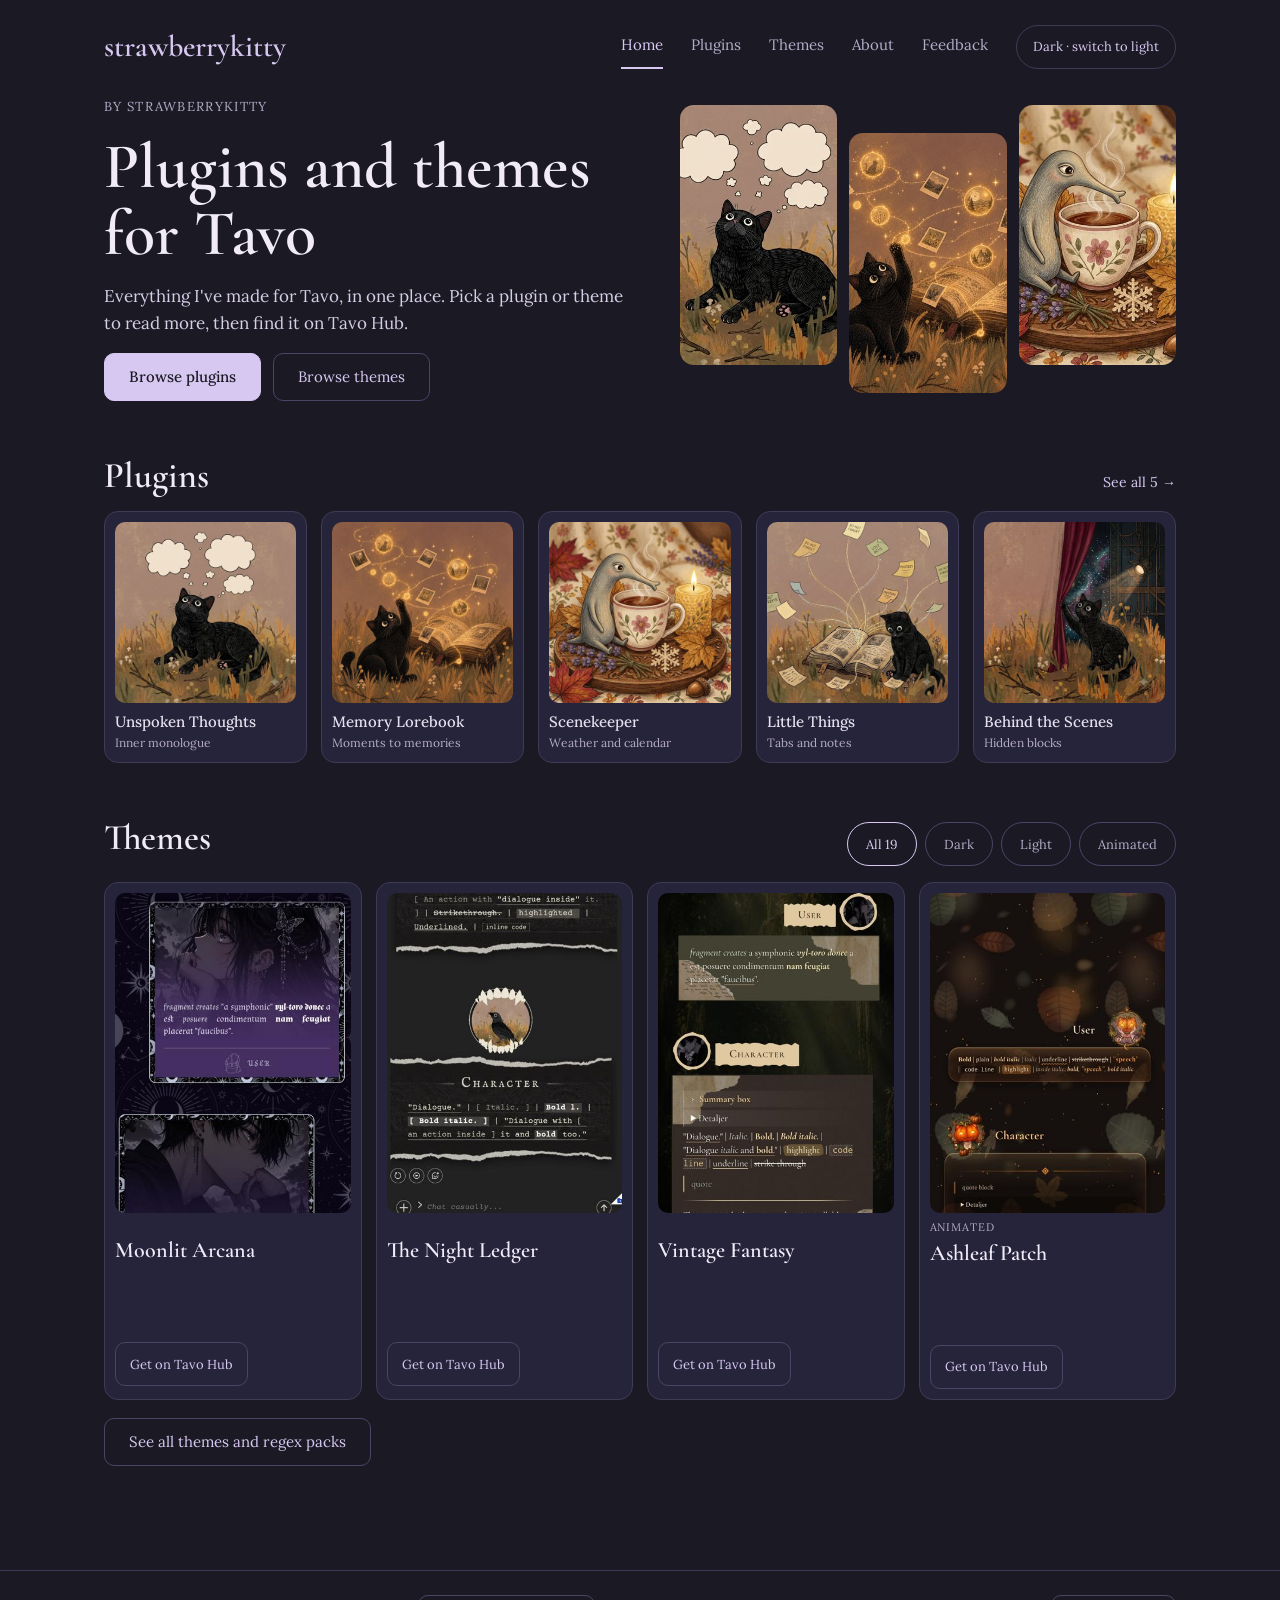
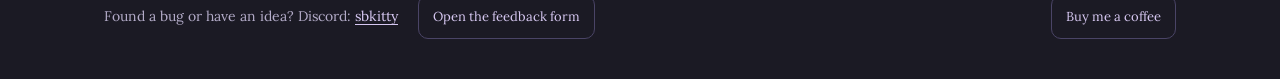
<file: index.html>
<!doctype html>
<html lang="en" data-theme="dark">
<head>
<meta charset="utf-8">
<meta name="viewport" content="width=device-width,initial-scale=1">
<title>strawberrykitty · Plugins and themes for Tavo</title>
<meta name="description" content="Plugins and themes for Tavo by strawberrykitty.">
<meta name="robots" content="index,follow">
<script>try{document.documentElement.setAttribute('data-theme',localStorage.getItem('theme')||'dark')}catch(e){}</script>
<link rel="preconnect" href="https://fonts.googleapis.com">
<link rel="preconnect" href="https://fonts.gstatic.com" crossorigin>
<link href="https://fonts.googleapis.com/css2?family=Cormorant+Garamond:ital,wght@0,500;0,600;1,500&family=Lora:wght@400;500&display=swap" rel="stylesheet">
<link rel="stylesheet" href="css/style.css">
</head>
<body data-page="home">
<main id="app"></main>
<noscript><p style="padding:24px">This site needs JavaScript to show its pages. You can also find everything on Tavo Hub.</p></noscript>
<script src="js/data.js"></script>
<script src="js/site.js"></script>
</body>
</html>
</file>
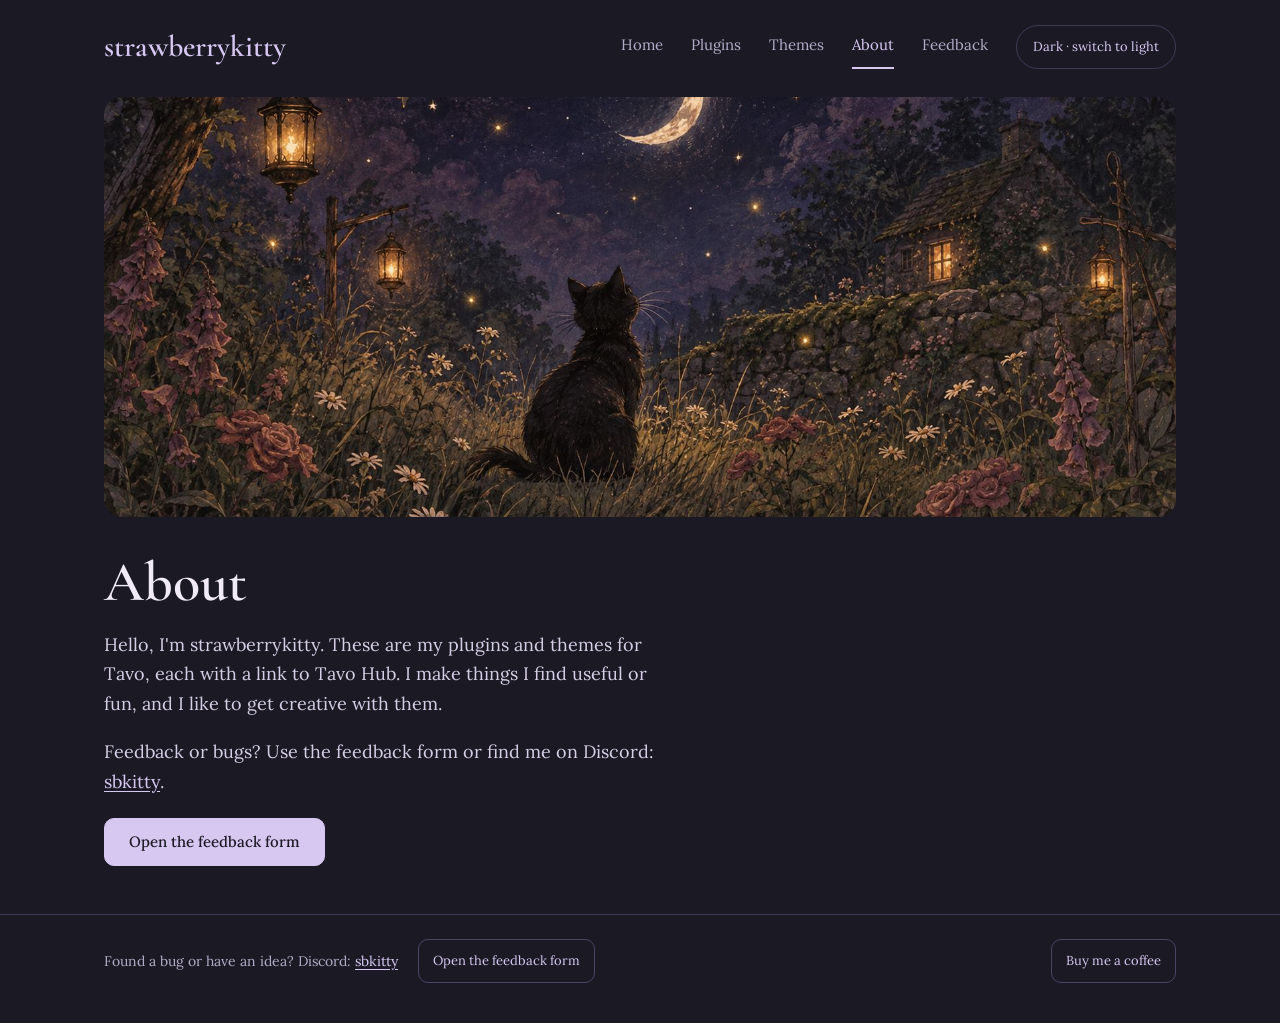
<file: about.html>
<!doctype html>
<html lang="en" data-theme="dark">
<head>
<meta charset="utf-8">
<meta name="viewport" content="width=device-width,initial-scale=1">
<title>About · strawberrykitty</title>
<meta name="description" content="About strawberrykitty.">
<meta name="robots" content="index,follow">
<script>try{document.documentElement.setAttribute('data-theme',localStorage.getItem('theme')||'dark')}catch(e){}</script>
<link rel="preconnect" href="https://fonts.googleapis.com">
<link rel="preconnect" href="https://fonts.gstatic.com" crossorigin>
<link href="https://fonts.googleapis.com/css2?family=Cormorant+Garamond:ital,wght@0,500;0,600;1,500&family=Lora:wght@400;500&display=swap" rel="stylesheet">
<link rel="stylesheet" href="css/style.css">
</head>
<body data-page="about">
<main id="app"></main>
<noscript><p style="padding:24px">This site needs JavaScript to show its pages. You can also find everything on Tavo Hub.</p></noscript>
<script src="js/data.js"></script>
<script src="js/site.js"></script>
</body>
</html>
</file>
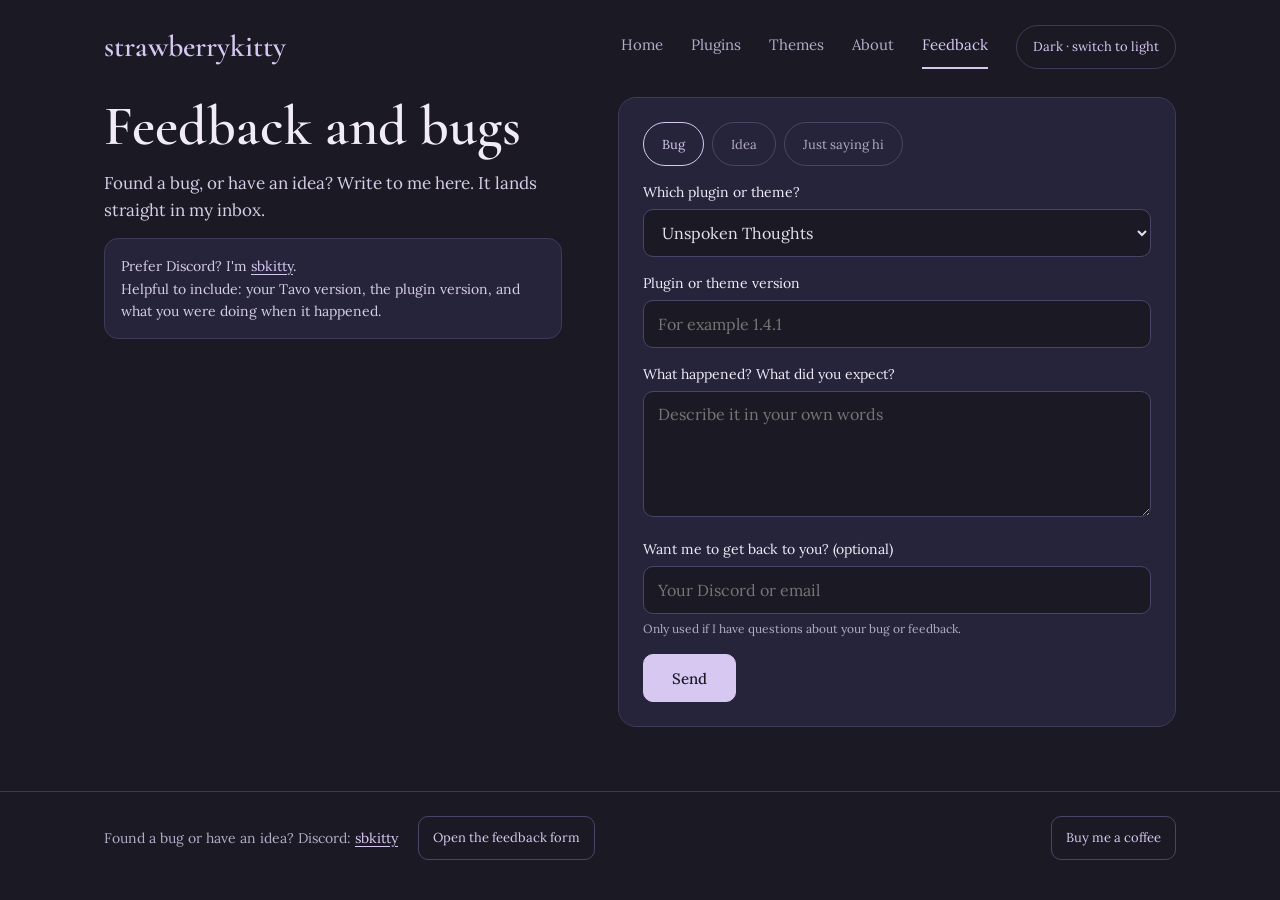
<file: feedback.html>
<!doctype html>
<html lang="en" data-theme="dark">
<head>
<meta charset="utf-8">
<meta name="viewport" content="width=device-width,initial-scale=1">
<title>Feedback and bugs · strawberrykitty</title>
<meta name="description" content="Send feedback or a bug report.">
<meta name="robots" content="index,follow">
<script>try{document.documentElement.setAttribute('data-theme',localStorage.getItem('theme')||'dark')}catch(e){}</script>
<link rel="preconnect" href="https://fonts.googleapis.com">
<link rel="preconnect" href="https://fonts.gstatic.com" crossorigin>
<link href="https://fonts.googleapis.com/css2?family=Cormorant+Garamond:ital,wght@0,500;0,600;1,500&family=Lora:wght@400;500&display=swap" rel="stylesheet">
<link rel="stylesheet" href="css/style.css">
</head>
<body data-page="feedback">
<main id="app"></main>
<noscript><p style="padding:24px">This site needs JavaScript to show its pages. You can also find everything on Tavo Hub.</p></noscript>
<script src="js/data.js"></script>
<script src="js/site.js"></script>
</body>
</html>
</file>
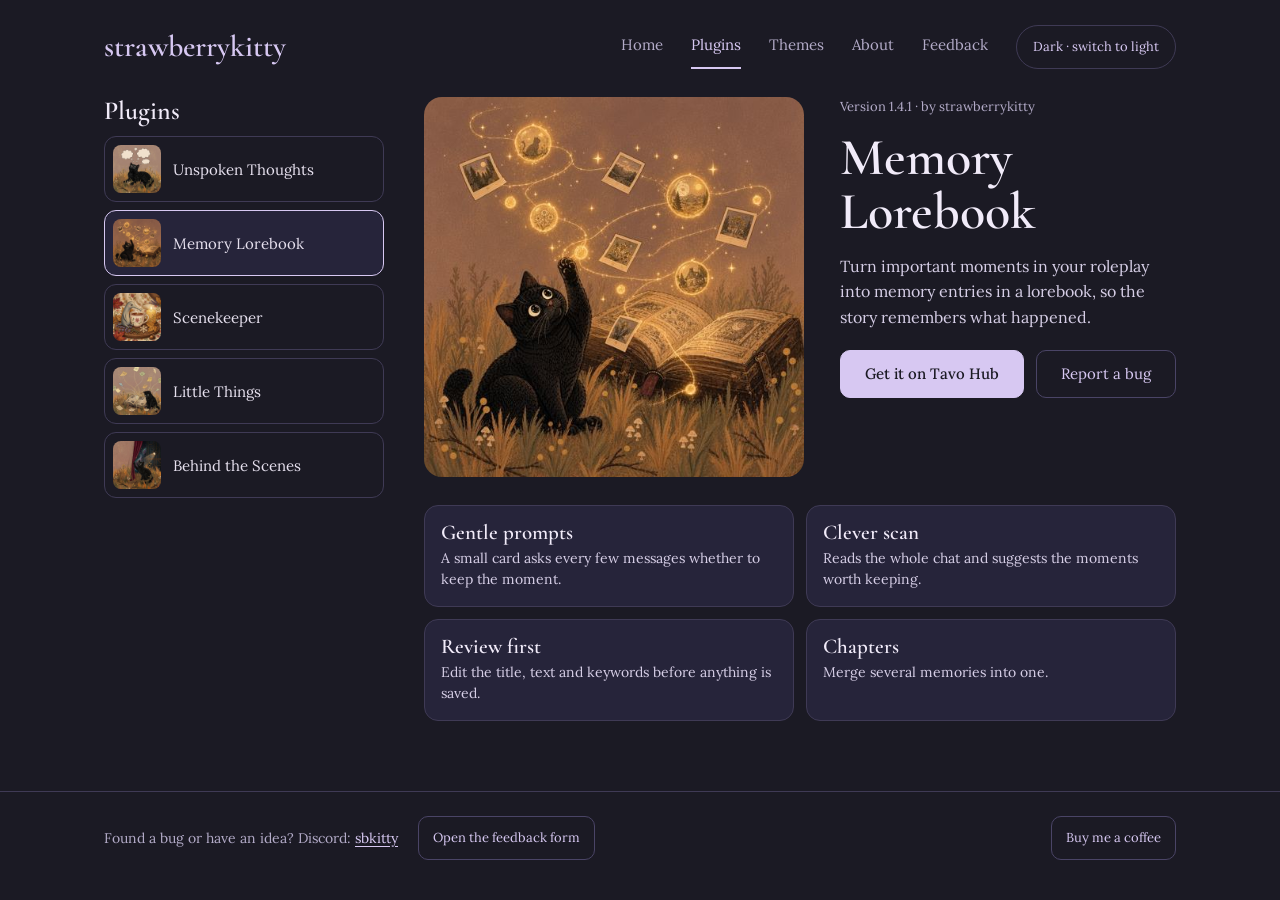
<file: plugins.html>
<!doctype html>
<html lang="en" data-theme="dark">
<head>
<meta charset="utf-8">
<meta name="viewport" content="width=device-width,initial-scale=1">
<title>Plugins · strawberrykitty</title>
<meta name="description" content="My Tavo plugins, each with a link to Tavo Hub.">
<meta name="robots" content="index,follow">
<script>try{document.documentElement.setAttribute('data-theme',localStorage.getItem('theme')||'dark')}catch(e){}</script>
<link rel="preconnect" href="https://fonts.googleapis.com">
<link rel="preconnect" href="https://fonts.gstatic.com" crossorigin>
<link href="https://fonts.googleapis.com/css2?family=Cormorant+Garamond:ital,wght@0,500;0,600;1,500&family=Lora:wght@400;500&display=swap" rel="stylesheet">
<link rel="stylesheet" href="css/style.css">
</head>
<body data-page="plugins">
<main id="app"></main>
<noscript><p style="padding:24px">This site needs JavaScript to show its pages. You can also find everything on Tavo Hub.</p></noscript>
<script src="js/data.js"></script>
<script src="js/site.js"></script>
</body>
</html>
</file>
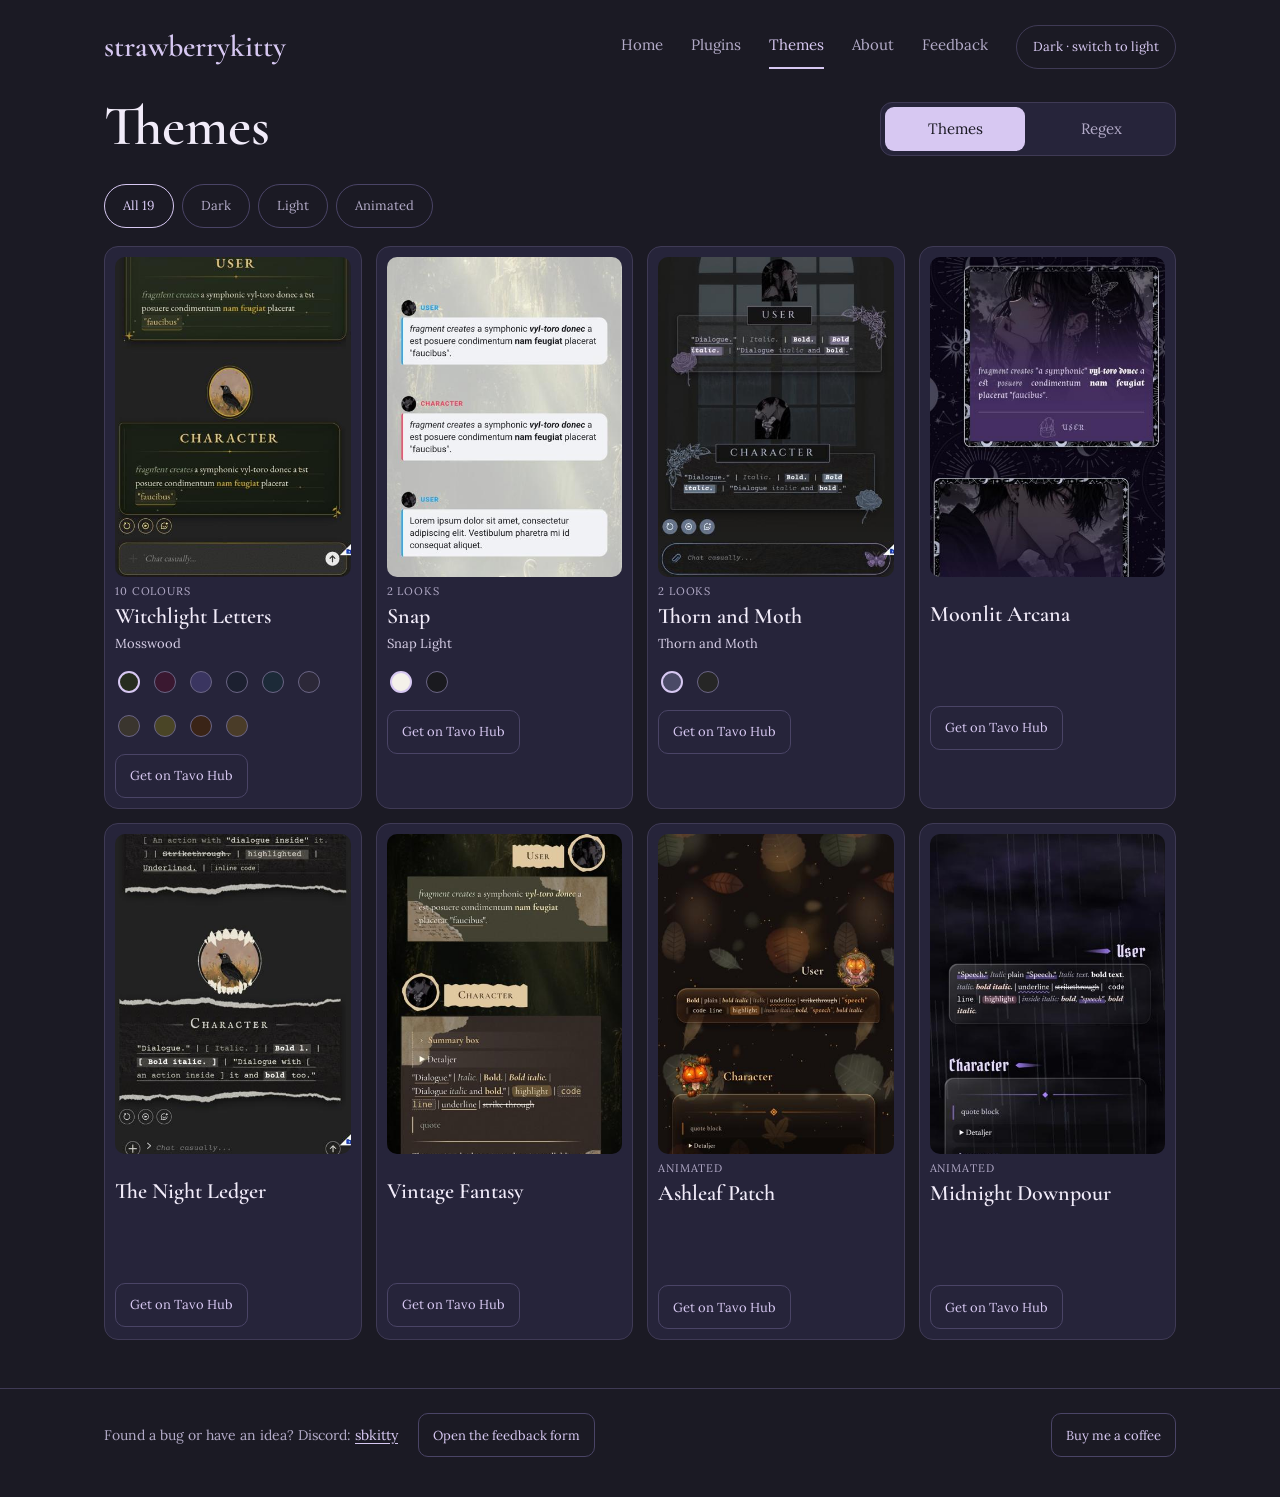
<file: themes.html>
<!doctype html>
<html lang="en" data-theme="dark">
<head>
<meta charset="utf-8">
<meta name="viewport" content="width=device-width,initial-scale=1">
<title>Themes · strawberrykitty</title>
<meta name="description" content="My Tavo themes and regex packs.">
<meta name="robots" content="index,follow">
<script>try{document.documentElement.setAttribute('data-theme',localStorage.getItem('theme')||'dark')}catch(e){}</script>
<link rel="preconnect" href="https://fonts.googleapis.com">
<link rel="preconnect" href="https://fonts.gstatic.com" crossorigin>
<link href="https://fonts.googleapis.com/css2?family=Cormorant+Garamond:ital,wght@0,500;0,600;1,500&family=Lora:wght@400;500&display=swap" rel="stylesheet">
<link rel="stylesheet" href="css/style.css">
</head>
<body data-page="themes">
<main id="app"></main>
<noscript><p style="padding:24px">This site needs JavaScript to show its pages. You can also find everything on Tavo Hub.</p></noscript>
<script src="js/data.js"></script>
<script src="js/site.js"></script>
</body>
</html>
</file>
<file: css/style.css>
:root{
  --bg:#1b1a24; --card:#26243a; --border:#3f3a55; --border2:#4a4466;
  --text:#e6e0ee; --heading:#f1ebf9; --body:#d6cee6; --muted:#b3abc8;
  --accent:#d7c8f2; --on-accent:#1b1a24;
}
[data-theme="light"]{
  --bg:#f6efe0; --card:#fffaf0; --border:#d9c9a8; --border2:#cbb88f;
  --text:#3a2f26; --heading:#2e241c; --body:#54463a; --muted:#6b5a45;
  --accent:#5b3f8a; --on-accent:#fffaf0;
}
*{box-sizing:border-box}
html{-webkit-text-size-adjust:100%}
body{margin:0;background:var(--bg);color:var(--text);font-family:'Lora',Georgia,serif;line-height:1.5;min-height:100vh;display:flex;flex-direction:column}
a{color:inherit;text-decoration:none}
button,input,select,textarea{font-family:inherit;font-size:inherit}
button{cursor:pointer}
img{display:block;max-width:100%}
:focus-visible{outline:2px solid var(--accent);outline-offset:3px}
.wrap{max-width:1120px;width:100%;margin:0 auto;padding:0 24px}
main{flex:1;padding-bottom:48px}
h1,h2,h3{font-family:'Cormorant Garamond',Georgia,serif;font-weight:600;color:var(--heading);margin:0;line-height:1.05}
h1{font-size:56px} h2{font-size:36px}
.eyebrow{font-size:13px;letter-spacing:.1em;text-transform:uppercase;color:var(--muted)}
.lead{font-size:17px;line-height:1.6;color:var(--body);margin:0}

/* header */
.site-header{padding-top:24px;padding-bottom:28px}
.site-header .wrap{display:flex;justify-content:space-between;align-items:center;gap:12px;flex-wrap:wrap}
.logo{font-family:'Cormorant Garamond',serif;font-size:30px;font-weight:600;color:var(--accent)}
.nav{display:flex;gap:28px;align-items:center;font-size:15px}
.nav a.link{color:var(--muted);padding:10px 0;border-bottom:2px solid transparent}
.nav a.link:hover{color:var(--accent)}
.nav a.link.on{color:var(--accent);border-bottom-color:var(--accent)}
.mode{border:1px solid var(--border);background:transparent;color:var(--accent);border-radius:999px;padding:10px 16px;font-size:13px;min-height:44px}
.menu-btn{display:none;border:1px solid var(--border);background:transparent;color:var(--accent);border-radius:10px;min-height:44px;min-width:44px;padding:0 14px;font-size:14px}

/* buttons */
.btn{display:inline-flex;align-items:center;justify-content:center;min-height:48px;padding:0 24px;border-radius:10px;font-size:15px;font-weight:500;background:var(--accent);color:var(--on-accent);border:1px solid var(--accent)}
.btn.ghost{background:transparent;color:var(--accent);border-color:var(--border2);font-weight:400}
.btn.small{min-height:44px;padding:0 14px;font-size:13px}
.btn:hover{filter:brightness(1.08)}
.row{display:flex;gap:12px;flex-wrap:wrap}

/* cards */
.card{background:var(--card);border:1px solid var(--border);border-radius:14px}
.pill{min-height:44px;padding:0 18px;border-radius:22px;background:transparent;border:1px solid var(--border2);color:var(--muted);font-size:13px}
.pill.on{border-color:var(--accent);color:var(--accent)}

/* home */
.hero{display:flex;gap:40px;align-items:center;flex-wrap:wrap;margin-bottom:56px}
.hero-text{flex:1 1 420px;display:flex;flex-direction:column;gap:16px}
.hero h1{font-size:64px}
.hero .lead{max-width:520px}
.hero-covers{flex:1 1 380px;display:grid;grid-template-columns:repeat(3,minmax(0,1fr));gap:12px}
.hero-covers img{width:100%;height:260px;object-fit:cover;border-radius:14px}
.hero-covers img:nth-child(2){margin-top:28px}
.section{margin-bottom:56px}
.section-head{display:flex;justify-content:space-between;align-items:baseline;flex-wrap:wrap;gap:10px;margin-bottom:16px}
.section-head a.more{font-size:14px;color:var(--accent)}
.plugin-grid{display:grid;grid-template-columns:repeat(5,minmax(0,1fr));gap:14px}
.plugin-tile{padding:10px;display:block}
.plugin-tile img{width:100%;aspect-ratio:1/1;object-fit:cover;border-radius:10px}
.plugin-tile .nm{font-size:15px;font-weight:500;margin-top:8px}
.plugin-tile .tg{font-size:12px;color:var(--muted)}
.plugin-tile .sm{display:none}
.theme-grid{display:grid;grid-template-columns:repeat(4,minmax(0,1fr));gap:14px}
.theme-card{padding:10px;display:flex;flex-direction:column;gap:6px}
.theme-card img{width:100%;height:320px;object-fit:cover;object-position:top;border-radius:10px;transition:opacity .18s ease}
.theme-card .note{font-size:11px;letter-spacing:.08em;text-transform:uppercase;color:var(--muted);min-height:14px}
.theme-card .nm{font-family:'Cormorant Garamond',serif;font-size:22px;font-weight:600;color:var(--heading);line-height:1.05}
.theme-card .variant{font-size:13px;color:var(--body);min-height:18px}
.dots{display:flex;flex-wrap:wrap;margin-left:-4px;min-height:44px}
.dot{width:36px;height:44px;background:transparent;border:0;display:flex;align-items:center;justify-content:center;padding:0}
.dot span{display:block;width:22px;height:22px;border-radius:50%;border:1px solid #6b6585}
.dot.on span{border:2px solid var(--accent)}
[data-theme="light"] .dot span{border-color:#a89878}
[data-theme="light"] .dot.on span{border-color:var(--accent)}
.filters{display:flex;gap:8px;flex-wrap:wrap}

/* plugins page */
.page-title{display:flex;justify-content:space-between;align-items:flex-end;flex-wrap:wrap;gap:14px;margin-bottom:28px}
.plug-layout{display:flex;gap:40px;flex-wrap:wrap;align-items:flex-start}
.plug-list{flex:0 0 280px;display:flex;flex-direction:column;gap:8px}
.plug-list h2{font-size:26px;margin-bottom:4px}
.plug-btn{display:flex;gap:12px;align-items:center;text-align:left;width:100%;min-height:64px;background:transparent;border:1px solid var(--border);border-radius:12px;padding:8px;color:var(--text);font-size:15px}
.plug-btn img{width:48px;height:48px;object-fit:cover;border-radius:8px;flex:0 0 auto}
.plug-btn.on{background:var(--card);border-color:var(--accent)}
.plug-detail{flex:1 1 560px;min-width:0;display:flex;flex-direction:column;gap:28px}
.plug-top{display:flex;gap:36px;flex-wrap:wrap}
.plug-top img{flex:0 0 380px;width:380px;height:380px;object-fit:cover;border-radius:18px}
.plug-info{flex:1 1 300px;display:flex;flex-direction:column;gap:14px}
.plug-info .ver{font-size:13px;color:var(--muted)}
.plug-info h1{font-size:52px}
.plug-info p{font-size:16px;line-height:1.6;color:var(--body);margin:0}
.features{display:grid;grid-template-columns:repeat(2,minmax(0,1fr));gap:12px}
.feature{padding:16px}
.feature h3{font-size:21px}
.feature p{font-size:14px;line-height:1.5;color:var(--body);margin:4px 0 0}
.plug-acc{display:none}

/* themes page */
.tabs{display:flex;gap:6px;background:var(--card);border:1px solid var(--border);border-radius:12px;padding:4px}
.tab{min-width:140px;min-height:44px;border:0;border-radius:9px;font-size:15px;background:transparent;color:var(--muted)}
.tab.on{background:var(--accent);color:var(--on-accent)}
.stack{display:flex;flex-direction:column;gap:18px}
.pack-grid{display:grid;grid-template-columns:repeat(2,minmax(0,1fr));gap:14px}
.pack{padding:18px;display:flex;flex-direction:column;gap:6px}
.pack .nm{font-family:'Cormorant Garamond',serif;font-size:26px;font-weight:600;color:var(--heading);line-height:1.05}
.pack .ds{font-size:14px;line-height:1.5;color:var(--body)}
.pack .ft{display:flex;justify-content:space-between;align-items:center;gap:10px;margin-top:8px;flex-wrap:wrap}
.pack .mt{font-size:12px;color:var(--muted)}

/* about */
.about-img{width:100%;height:420px;object-fit:cover;object-position:50% 55%;border-radius:18px;margin-bottom:36px}
.about-text{display:flex;flex-direction:column;gap:18px}
.about-text p{font-size:18px;line-height:1.65;color:var(--body);margin:0;max-width:560px}

/* feedback */
.fb-layout{display:flex;gap:56px;flex-wrap:wrap;align-items:flex-start}
.fb-side{flex:1 1 360px;display:flex;flex-direction:column;gap:14px}
.fb-note{padding:16px;font-size:14px;line-height:1.6;color:var(--body)}
.fb-form{flex:1 1 460px;padding:24px;display:flex;flex-direction:column;gap:16px;border-radius:18px}
.fb-form label{display:block;font-size:14px;color:var(--heading);margin-bottom:6px}
.fb-form input[type=text],.fb-form select,.fb-form textarea{width:100%;min-height:48px;padding:12px 14px;border-radius:10px;background:var(--bg);color:var(--text);border:1px solid var(--border2)}
.fb-form textarea{resize:vertical}
.hint{font-size:12px;color:var(--muted);line-height:1.5;margin-top:6px}
.hp{position:absolute;left:-9999px;width:1px;height:1px;opacity:0}
.status{font-size:15px;line-height:1.5;padding:14px 16px;border-radius:10px;display:none}
.status.ok{display:block;background:var(--bg);border:1px solid var(--accent);color:var(--heading)}
.status.err{display:block;background:var(--bg);border:1px solid #c9677a;color:var(--heading)}

/* footer */
.site-footer{border-top:1px solid var(--border);padding:24px 0 40px;font-size:14px;color:var(--muted)}
.site-footer .wrap{display:flex;justify-content:space-between;align-items:center;flex-wrap:wrap;gap:12px}
.foot-left{display:flex;align-items:center;flex-wrap:wrap;gap:12px 20px}
.site-footer a.btn{min-height:44px}
.foot-links{display:flex;gap:12px;flex-wrap:wrap}

/* phone */
@media (max-width:820px){
  .wrap{padding:0 18px}
  h1{font-size:40px} h2{font-size:30px}
  .hero{gap:24px;margin-bottom:40px}
  .hero h1{font-size:42px}
  .hero-covers{display:none}
  .menu-btn{display:inline-block}
  .nav{display:none;width:100%;flex-direction:column;align-items:stretch;gap:0;border-top:1px solid var(--border);margin-top:8px;padding-top:8px}
  .nav.open{display:flex}
  .nav a.link{padding:14px 4px;border-bottom:1px solid var(--border);font-size:17px}
  .nav a.link.on{border-bottom-color:var(--border)}
  .mode{margin-top:12px;align-self:flex-start}
  .plugin-grid{grid-template-columns:1fr;gap:10px}
  .plugin-tile{display:flex;gap:14px;align-items:center;padding:10px}
  .plugin-tile img{width:72px;height:72px;flex:0 0 auto}
  .plugin-tile .nm{margin-top:0}
  .plugin-tile .tg{display:none}
  .plugin-tile .sm{display:block;font-size:13px;line-height:1.4;color:var(--muted);margin-top:2px}
  .theme-grid{grid-template-columns:repeat(2,minmax(0,1fr));gap:10px}
  .theme-card img{height:220px}
  .theme-card .nm{font-size:19px}
  .plug-layout{display:none}
  .plug-acc{display:flex;flex-direction:column;gap:10px}
  .acc-item{overflow:hidden}
  .acc-head{display:flex;gap:14px;align-items:center;width:100%;text-align:left;background:transparent;border:0;padding:10px;color:var(--text);min-height:72px}
  .acc-head img{width:72px;height:72px;object-fit:cover;border-radius:10px;flex:0 0 auto}
  .acc-head .nm{font-size:16px;font-weight:500}
  .acc-head .sm{font-size:13px;line-height:1.4;color:var(--muted);margin-top:2px}
  .acc-body{display:none;padding:0 14px 16px;flex-direction:column;gap:14px}
  .acc-item.open .acc-body{display:flex}
  .acc-body img.big{width:100%;aspect-ratio:1/1;object-fit:cover;border-radius:14px}
  .acc-body .ver{font-size:13px;color:var(--muted)}
  .acc-body p{margin:0;font-size:15px;line-height:1.6;color:var(--body)}
  .features{grid-template-columns:1fr}
  .tabs{width:100%} .tab{flex:1;min-width:0}
  .pack-grid{grid-template-columns:1fr}
  .about-img{height:220px}
  .about-text p{font-size:16px}
  .fb-layout{gap:24px}
  .fb-form{padding:18px}
}
@media (prefers-reduced-motion:no-preference){
  .btn,.pill,.plug-btn{transition:background .15s,border-color .15s,filter .15s}
}

[hidden]{display:none !important}

.inline-link{color:var(--accent);text-decoration:underline;text-underline-offset:3px}
.inline-link:hover{filter:brightness(1.15)}
</file>
